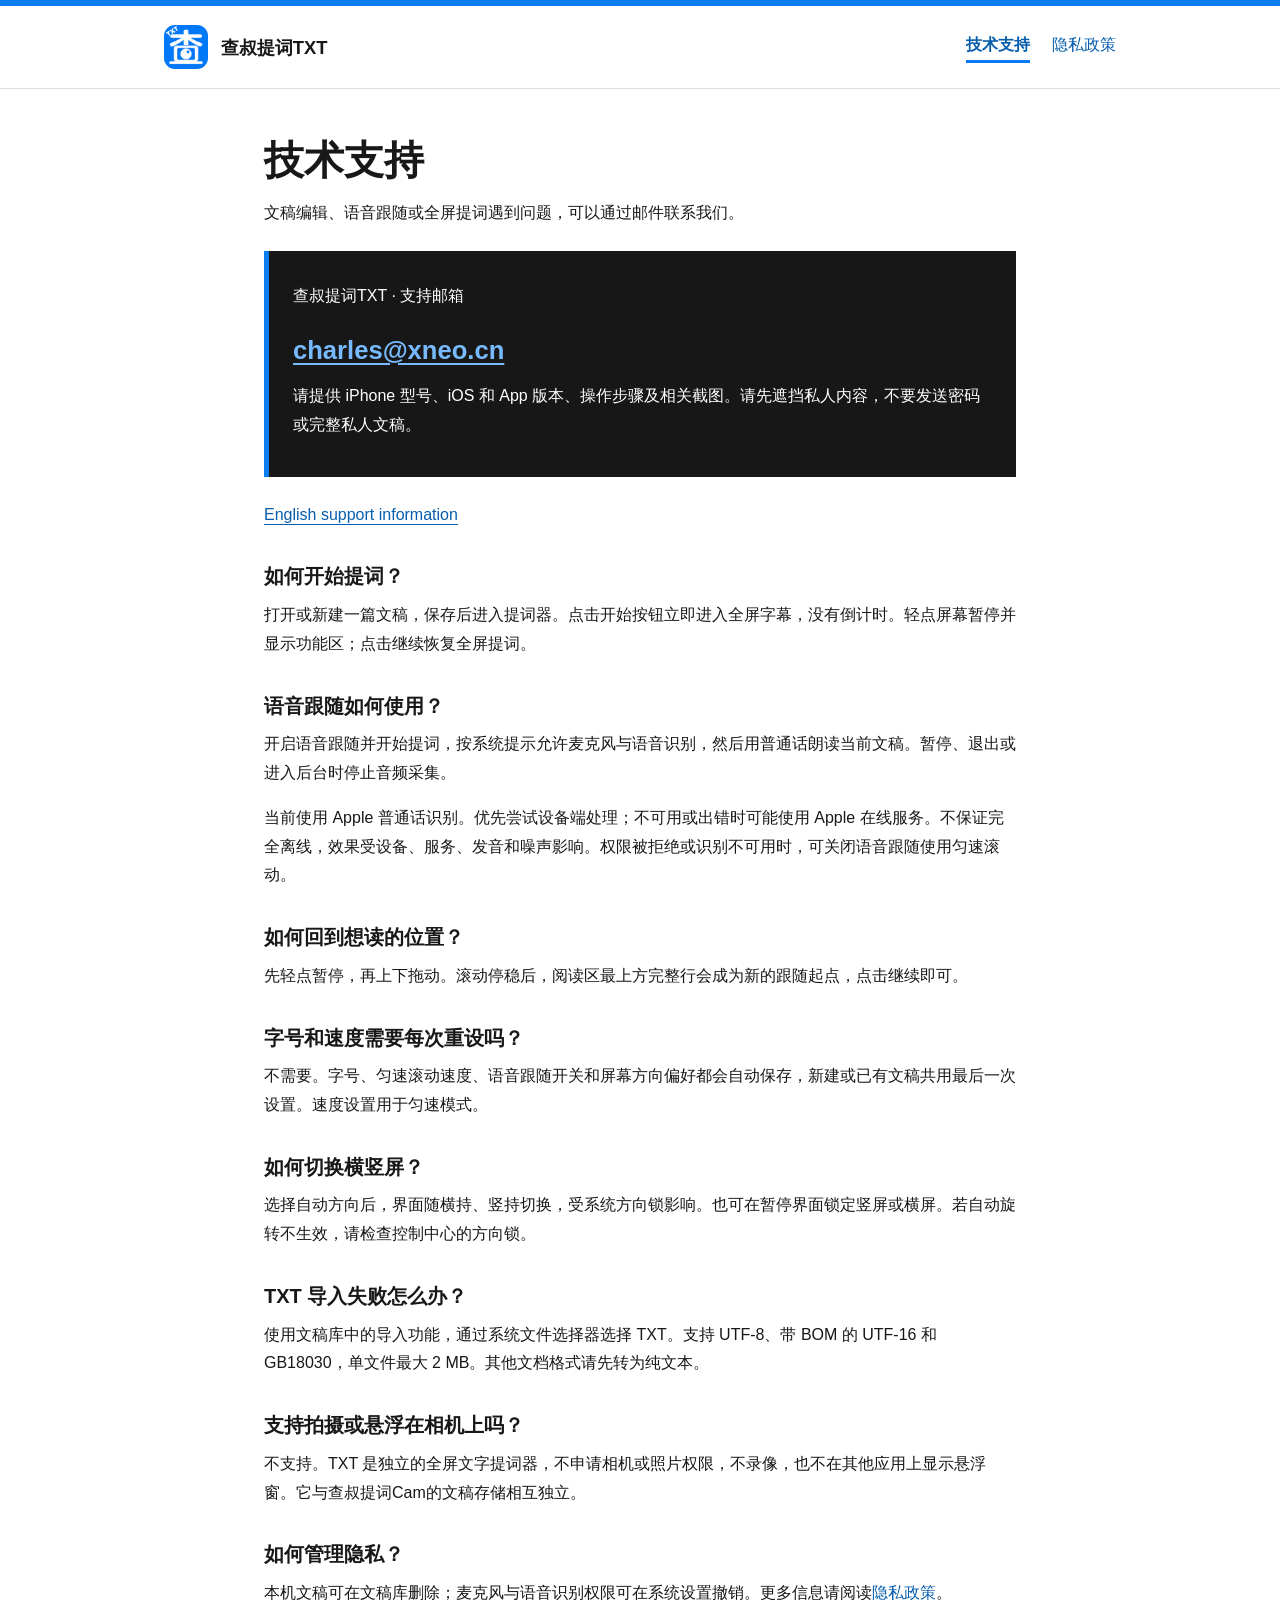
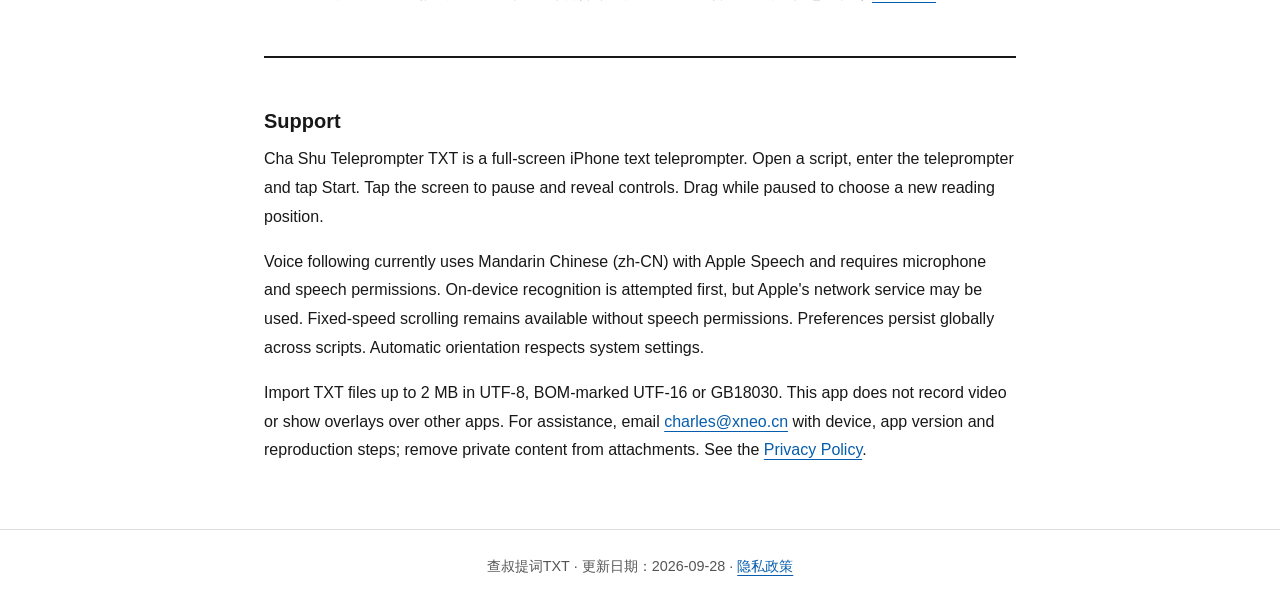
<file: index.html>
<!doctype html>
<html lang="zh-CN"><head><meta charset="utf-8"><meta name="viewport" content="width=device-width,initial-scale=1"><title>查叔提词TXT · 技术支持</title><meta name="description" content="查叔提词TXT 的使用说明、常见问题与技术支持。"><link rel="icon" href="./app-icon.png"><link rel="stylesheet" href="./styles.css"></head>
<body><a class="skip" href="#main">跳到正文</a><header><div class="header-inner"><a class="brand" href="./"><img src="./app-icon.png" width="44" height="44" alt="">查叔提词TXT</a><nav aria-label="主要导航"><a href="./" aria-current="page">技术支持</a><a href="./privacy.html">隐私政策</a></nav></div></header>
<main id="main"><h1>技术支持</h1><p>文稿编辑、语音跟随或全屏提词遇到问题，可以通过邮件联系我们。</p><div class="contact"><p>查叔提词TXT · 支持邮箱</p><a class="email" href="mailto:charles@xneo.cn?subject=查叔提词TXT技术支持">charles@xneo.cn</a><p>请提供 iPhone 型号、iOS 和 App 版本、操作步骤及相关截图。请先遮挡私人内容，不要发送密码或完整私人文稿。</p></div><p><a href="#english" lang="en">English support information</a></p>
<h2>如何开始提词？</h2><p>打开或新建一篇文稿，保存后进入提词器。点击开始按钮立即进入全屏字幕，没有倒计时。轻点屏幕暂停并显示功能区；点击继续恢复全屏提词。</p>
<h2>语音跟随如何使用？</h2><p>开启语音跟随并开始提词，按系统提示允许麦克风与语音识别，然后用普通话朗读当前文稿。暂停、退出或进入后台时停止音频采集。</p><p>当前使用 Apple 普通话识别。优先尝试设备端处理；不可用或出错时可能使用 Apple 在线服务。不保证完全离线，效果受设备、服务、发音和噪声影响。权限被拒绝或识别不可用时，可关闭语音跟随使用匀速滚动。</p>
<h2>如何回到想读的位置？</h2><p>先轻点暂停，再上下拖动。滚动停稳后，阅读区最上方完整行会成为新的跟随起点，点击继续即可。</p>
<h2>字号和速度需要每次重设吗？</h2><p>不需要。字号、匀速滚动速度、语音跟随开关和屏幕方向偏好都会自动保存，新建或已有文稿共用最后一次设置。速度设置用于匀速模式。</p>
<h2>如何切换横竖屏？</h2><p>选择自动方向后，界面随横持、竖持切换，受系统方向锁影响。也可在暂停界面锁定竖屏或横屏。若自动旋转不生效，请检查控制中心的方向锁。</p>
<h2>TXT 导入失败怎么办？</h2><p>使用文稿库中的导入功能，通过系统文件选择器选择 TXT。支持 UTF-8、带 BOM 的 UTF-16 和 GB18030，单文件最大 2 MB。其他文档格式请先转为纯文本。</p>
<h2>支持拍摄或悬浮在相机上吗？</h2><p>不支持。TXT 是独立的全屏文字提词器，不申请相机或照片权限，不录像，也不在其他应用上显示悬浮窗。它与查叔提词Cam的文稿存储相互独立。</p>
<h2>如何管理隐私？</h2><p>本机文稿可在文稿库删除；麦克风与语音识别权限可在系统设置撤销。更多信息请阅读<a href="./privacy.html">隐私政策</a>。</p>
<section id="english" lang="en"><h2>Support</h2><p>Cha Shu Teleprompter TXT is a full-screen iPhone text teleprompter. Open a script, enter the teleprompter and tap Start. Tap the screen to pause and reveal controls. Drag while paused to choose a new reading position.</p><p>Voice following currently uses Mandarin Chinese (zh-CN) with Apple Speech and requires microphone and speech permissions. On-device recognition is attempted first, but Apple's network service may be used. Fixed-speed scrolling remains available without speech permissions. Preferences persist globally across scripts. Automatic orientation respects system settings.</p><p>Import TXT files up to 2 MB in UTF-8, BOM-marked UTF-16 or GB18030. This app does not record video or show overlays over other apps. For assistance, email <a href="mailto:charles@xneo.cn">charles@xneo.cn</a> with device, app version and reproduction steps; remove private content from attachments. See the <a href="./privacy.html#english">Privacy Policy</a>.</p></section></main><footer>查叔提词TXT · 更新日期：2026-09-28 · <a href="./privacy.html">隐私政策</a></footer></body></html>
</file>
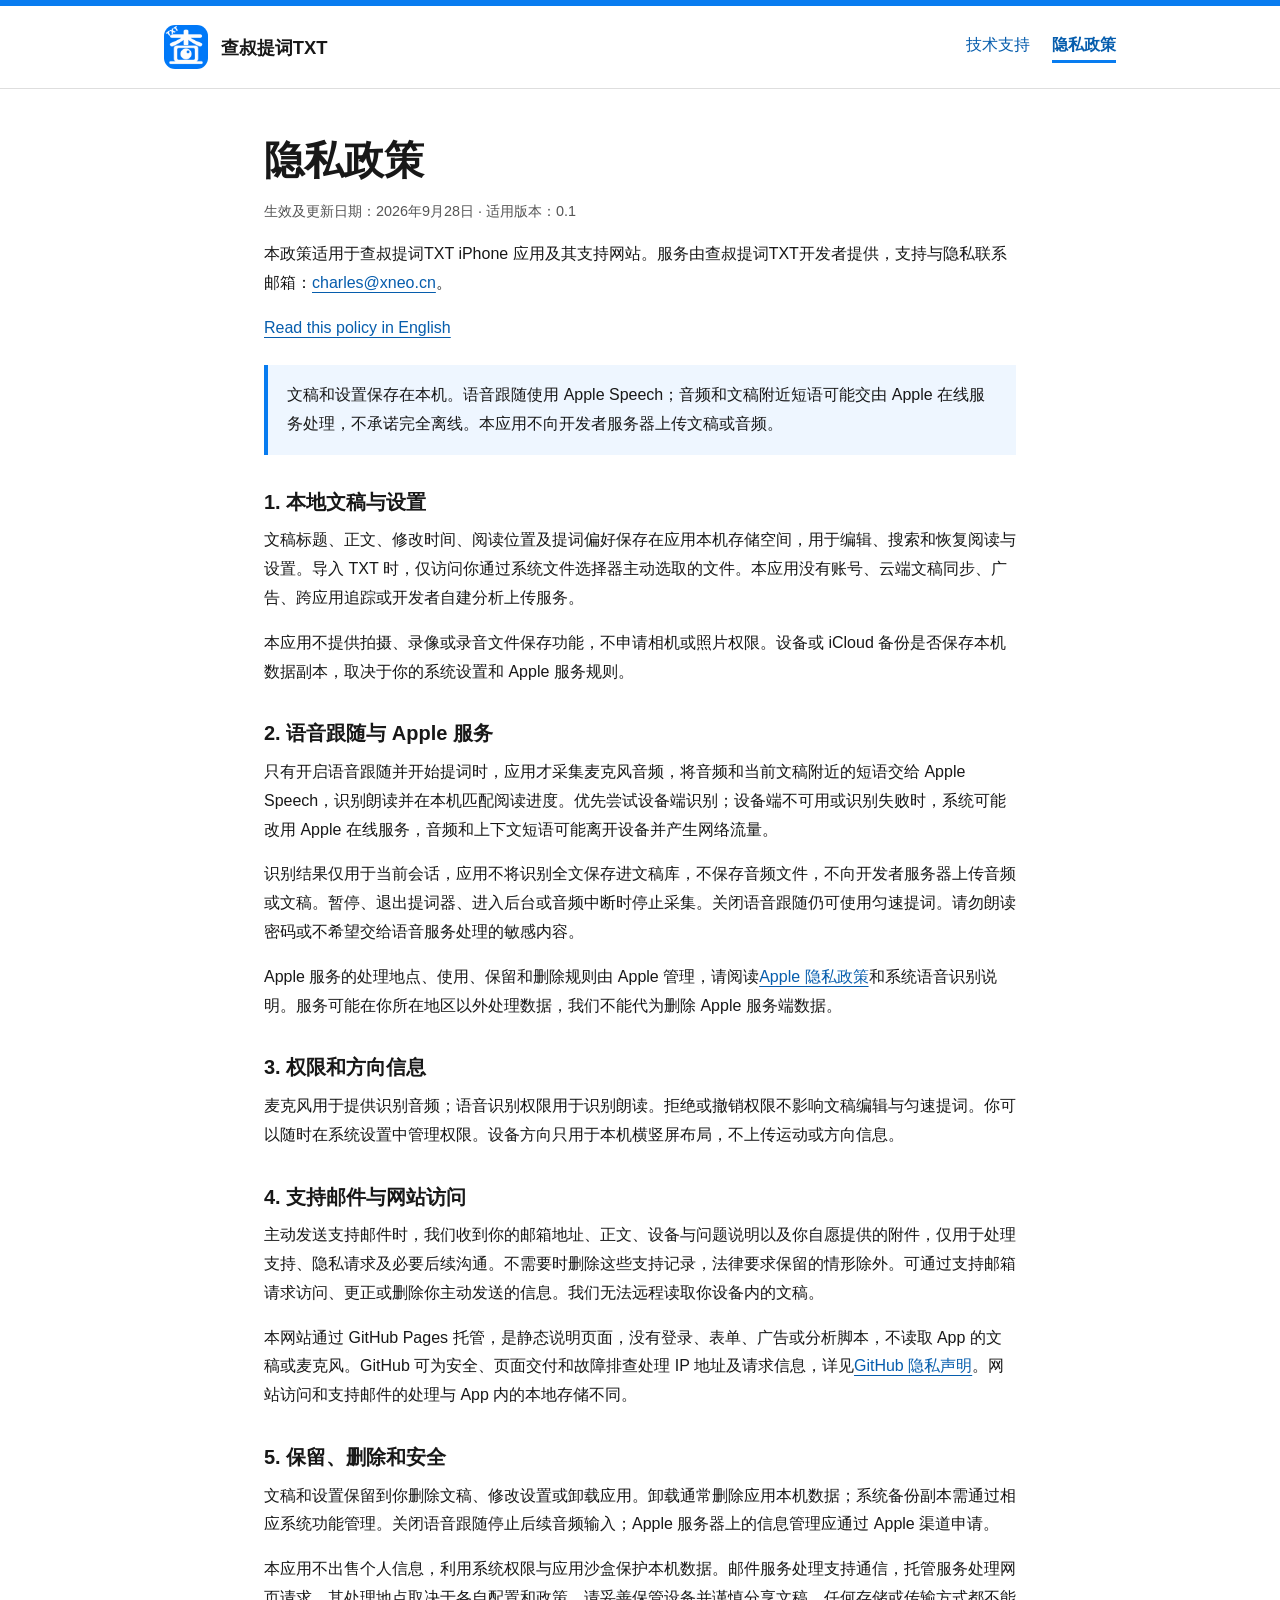
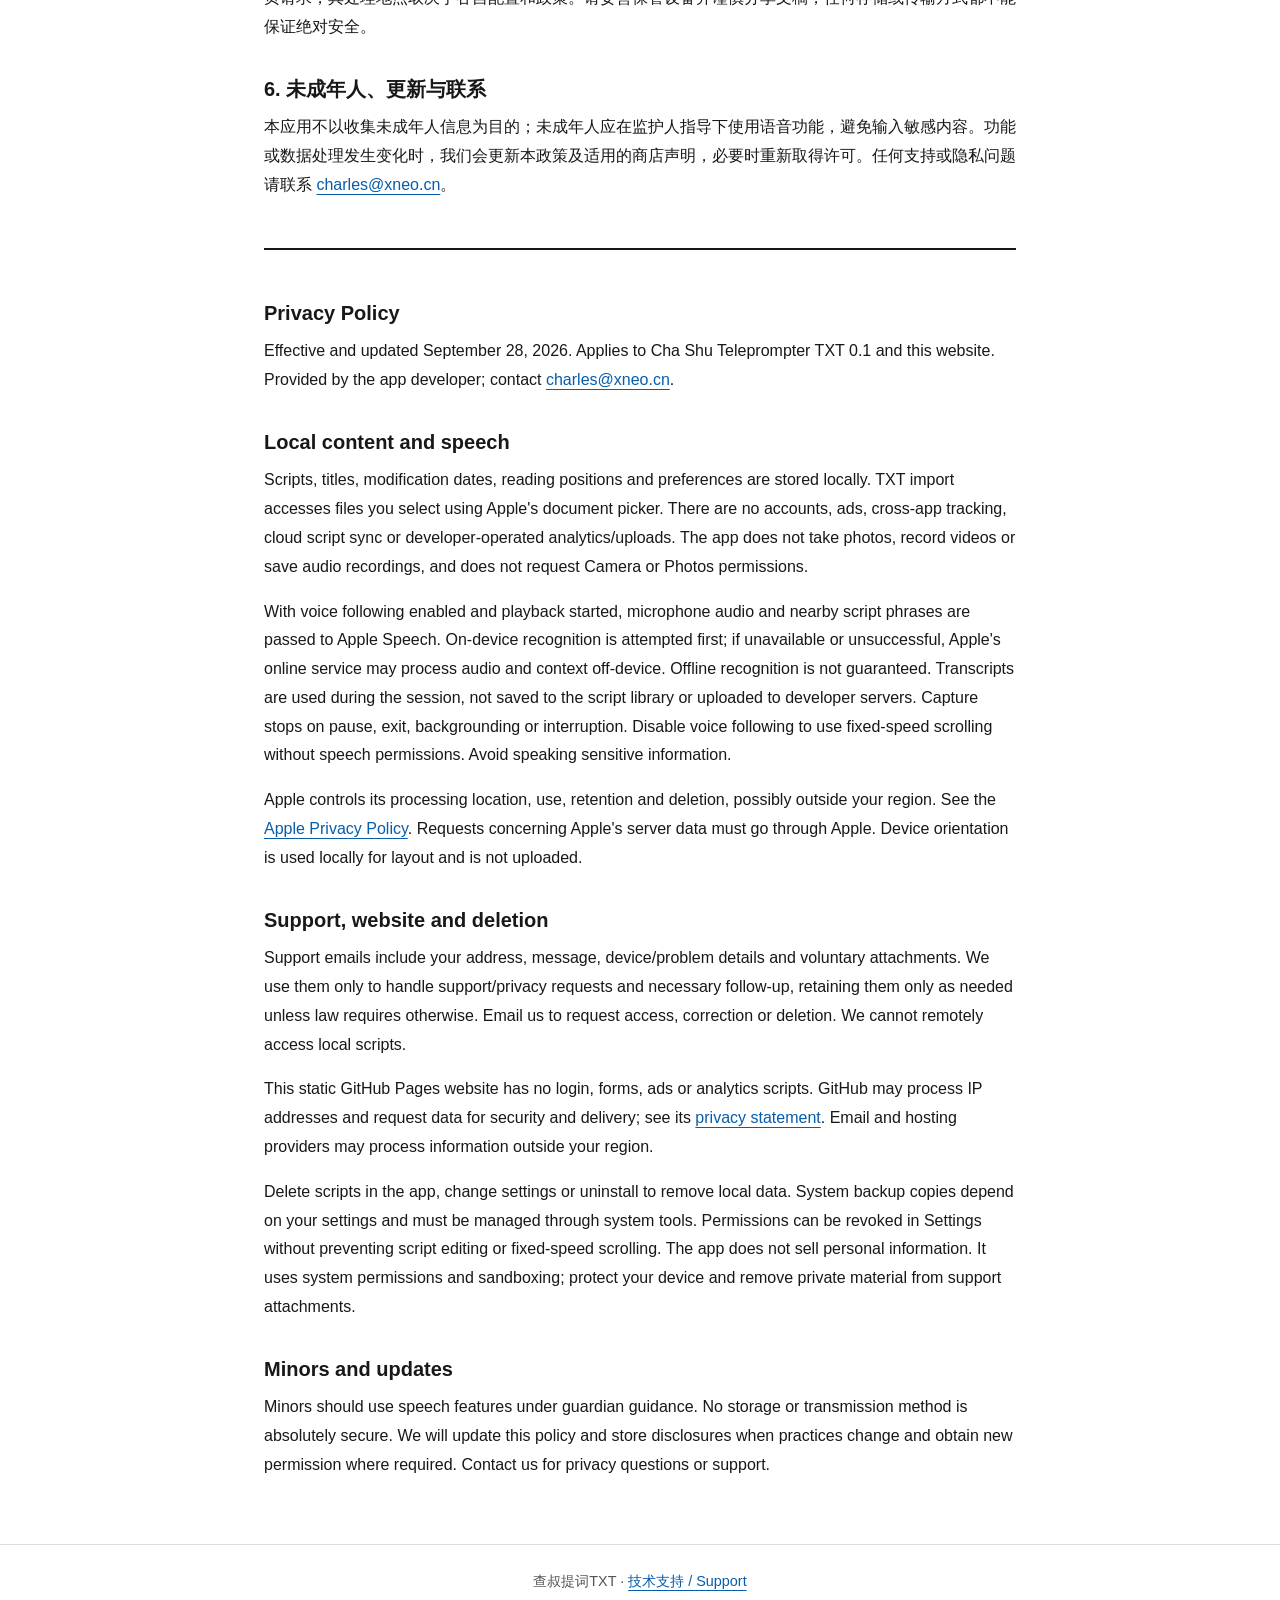
<file: privacy.html>
<!doctype html>
<html lang="zh-CN"><head><meta charset="utf-8"><meta name="viewport" content="width=device-width,initial-scale=1"><title>查叔提词TXT · 隐私政策</title><meta name="description" content="查叔提词TXT 的本地文稿、Apple语音服务、权限与信息管理说明。"><link rel="icon" href="./app-icon.png"><link rel="stylesheet" href="./styles.css"></head><body><a class="skip" href="#main">跳到正文</a><header><div class="header-inner"><a class="brand" href="./"><img src="./app-icon.png" width="44" height="44" alt="">查叔提词TXT</a><nav aria-label="主要导航"><a href="./">技术支持</a><a href="./privacy.html" aria-current="page">隐私政策</a></nav></div></header><main id="main"><h1>隐私政策</h1><p class="meta">生效及更新日期：2026年9月28日 · 适用版本：0.1</p><p>本政策适用于查叔提词TXT iPhone 应用及其支持网站。服务由查叔提词TXT开发者提供，支持与隐私联系邮箱：<a href="mailto:charles@xneo.cn">charles@xneo.cn</a>。</p><p><a href="#english" lang="en">Read this policy in English</a></p><div class="notice">文稿和设置保存在本机。语音跟随使用 Apple Speech；音频和文稿附近短语可能交由 Apple 在线服务处理，不承诺完全离线。本应用不向开发者服务器上传文稿或音频。</div>
<h2>1. 本地文稿与设置</h2><p>文稿标题、正文、修改时间、阅读位置及提词偏好保存在应用本机存储空间，用于编辑、搜索和恢复阅读与设置。导入 TXT 时，仅访问你通过系统文件选择器主动选取的文件。本应用没有账号、云端文稿同步、广告、跨应用追踪或开发者自建分析上传服务。</p><p>本应用不提供拍摄、录像或录音文件保存功能，不申请相机或照片权限。设备或 iCloud 备份是否保存本机数据副本，取决于你的系统设置和 Apple 服务规则。</p>
<h2>2. 语音跟随与 Apple 服务</h2><p>只有开启语音跟随并开始提词时，应用才采集麦克风音频，将音频和当前文稿附近的短语交给 Apple Speech，识别朗读并在本机匹配阅读进度。优先尝试设备端识别；设备端不可用或识别失败时，系统可能改用 Apple 在线服务，音频和上下文短语可能离开设备并产生网络流量。</p><p>识别结果仅用于当前会话，应用不将识别全文保存进文稿库，不保存音频文件，不向开发者服务器上传音频或文稿。暂停、退出提词器、进入后台或音频中断时停止采集。关闭语音跟随仍可使用匀速提词。请勿朗读密码或不希望交给语音服务处理的敏感内容。</p><p>Apple 服务的处理地点、使用、保留和删除规则由 Apple 管理，请阅读<a href="https://www.apple.com/legal/privacy/">Apple 隐私政策</a>和系统语音识别说明。服务可能在你所在地区以外处理数据，我们不能代为删除 Apple 服务端数据。</p>
<h2>3. 权限和方向信息</h2><p>麦克风用于提供识别音频；语音识别权限用于识别朗读。拒绝或撤销权限不影响文稿编辑与匀速提词。你可以随时在系统设置中管理权限。设备方向只用于本机横竖屏布局，不上传运动或方向信息。</p>
<h2>4. 支持邮件与网站访问</h2><p>主动发送支持邮件时，我们收到你的邮箱地址、正文、设备与问题说明以及你自愿提供的附件，仅用于处理支持、隐私请求及必要后续沟通。不需要时删除这些支持记录，法律要求保留的情形除外。可通过支持邮箱请求访问、更正或删除你主动发送的信息。我们无法远程读取你设备内的文稿。</p><p>本网站通过 GitHub Pages 托管，是静态说明页面，没有登录、表单、广告或分析脚本，不读取 App 的文稿或麦克风。GitHub 可为安全、页面交付和故障排查处理 IP 地址及请求信息，详见<a href="https://docs.github.com/en/site-policy/privacy-policies/github-general-privacy-statement">GitHub 隐私声明</a>。网站访问和支持邮件的处理与 App 内的本地存储不同。</p>
<h2>5. 保留、删除和安全</h2><p>文稿和设置保留到你删除文稿、修改设置或卸载应用。卸载通常删除应用本机数据；系统备份副本需通过相应系统功能管理。关闭语音跟随停止后续音频输入；Apple 服务器上的信息管理应通过 Apple 渠道申请。</p><p>本应用不出售个人信息，利用系统权限与应用沙盒保护本机数据。邮件服务处理支持通信，托管服务处理网页请求，其处理地点取决于各自配置和政策。请妥善保管设备并谨慎分享文稿，任何存储或传输方式都不能保证绝对安全。</p>
<h2>6. 未成年人、更新与联系</h2><p>本应用不以收集未成年人信息为目的；未成年人应在监护人指导下使用语音功能，避免输入敏感内容。功能或数据处理发生变化时，我们会更新本政策及适用的商店声明，必要时重新取得许可。任何支持或隐私问题请联系 <a href="mailto:charles@xneo.cn">charles@xneo.cn</a>。</p>
<section id="english" lang="en"><h2>Privacy Policy</h2><p>Effective and updated September 28, 2026. Applies to Cha Shu Teleprompter TXT 0.1 and this website. Provided by the app developer; contact <a href="mailto:charles@xneo.cn">charles@xneo.cn</a>.</p><h2>Local content and speech</h2><p>Scripts, titles, modification dates, reading positions and preferences are stored locally. TXT import accesses files you select using Apple's document picker. There are no accounts, ads, cross-app tracking, cloud script sync or developer-operated analytics/uploads. The app does not take photos, record videos or save audio recordings, and does not request Camera or Photos permissions.</p><p>With voice following enabled and playback started, microphone audio and nearby script phrases are passed to Apple Speech. On-device recognition is attempted first; if unavailable or unsuccessful, Apple's online service may process audio and context off-device. Offline recognition is not guaranteed. Transcripts are used during the session, not saved to the script library or uploaded to developer servers. Capture stops on pause, exit, backgrounding or interruption. Disable voice following to use fixed-speed scrolling without speech permissions. Avoid speaking sensitive information.</p><p>Apple controls its processing location, use, retention and deletion, possibly outside your region. See the <a href="https://www.apple.com/legal/privacy/">Apple Privacy Policy</a>. Requests concerning Apple's server data must go through Apple. Device orientation is used locally for layout and is not uploaded.</p><h2>Support, website and deletion</h2><p>Support emails include your address, message, device/problem details and voluntary attachments. We use them only to handle support/privacy requests and necessary follow-up, retaining them only as needed unless law requires otherwise. Email us to request access, correction or deletion. We cannot remotely access local scripts.</p><p>This static GitHub Pages website has no login, forms, ads or analytics scripts. GitHub may process IP addresses and request data for security and delivery; see its <a href="https://docs.github.com/en/site-policy/privacy-policies/github-general-privacy-statement">privacy statement</a>. Email and hosting providers may process information outside your region.</p><p>Delete scripts in the app, change settings or uninstall to remove local data. System backup copies depend on your settings and must be managed through system tools. Permissions can be revoked in Settings without preventing script editing or fixed-speed scrolling. The app does not sell personal information. It uses system permissions and sandboxing; protect your device and remove private material from support attachments.</p><h2>Minors and updates</h2><p>Minors should use speech features under guardian guidance. No storage or transmission method is absolutely secure. We will update this policy and store disclosures when practices change and obtain new permission where required. Contact us for privacy questions or support.</p></section></main><footer>查叔提词TXT · <a href="./">技术支持 / Support</a></footer></body></html>
</file>
<file: styles.css>
:root{color-scheme:light;--blue:#087cf0;--ink:#181818;--line:#dedede}*{box-sizing:border-box}body{margin:0;background:#fff;color:var(--ink);font:1rem/1.8 -apple-system,BlinkMacSystemFont,"PingFang SC",sans-serif}a{color:#065dad;text-underline-offset:4px;overflow-wrap:anywhere}a:focus-visible{outline:3px solid var(--blue);outline-offset:5px}.skip{position:absolute;top:-6rem;left:1rem;padding:.5rem;background:#fff}.skip:focus{top:1rem}header{border-top:6px solid var(--blue);border-bottom:1px solid var(--line)}.header-inner{max-width:1000px;margin:auto;display:flex;align-items:center;justify-content:space-between;padding:1.2rem 1.5rem;gap:1rem;flex-wrap:wrap}.brand{display:flex;align-items:center;gap:.8rem;font-size:1.15rem;font-weight:750;color:var(--ink);text-decoration:none}.brand img{border-radius:11px}nav{display:flex;gap:1.4rem;flex-wrap:wrap}nav a{text-decoration:none}nav a[aria-current=page]{border-bottom:3px solid var(--blue);font-weight:700}main{max-width:800px;margin:auto;padding:2.7rem 1.5rem 3rem}h1{font-size:clamp(1.8rem,5vw,2.5rem);line-height:1.35;margin:0 0 .75rem}h2{font-size:1.25rem;line-height:1.5;margin:2rem 0 .6rem}p{margin:.6rem 0 1rem}.meta{color:#555;font-size:.9rem}.contact{padding:1.3rem 1.5rem;background:#171717;color:#fff;border-left:5px solid var(--blue);margin:1.5rem 0}.email{color:#78baff;font-size:clamp(1.2rem,4vw,1.6rem);font-weight:650}.notice{background:#eef6ff;border-left:4px solid var(--blue);padding:1rem 1.2rem;margin:1.4rem 0}section{border-top:2px solid #181818;margin-top:3rem;padding-top:1rem}footer{border-top:1px solid var(--line);padding:1.5rem;text-align:center;color:#555;font-size:.9rem}@media(max-width:420px){.header-inner,main{padding:1.2rem}.contact{padding:1rem}}
</file>
